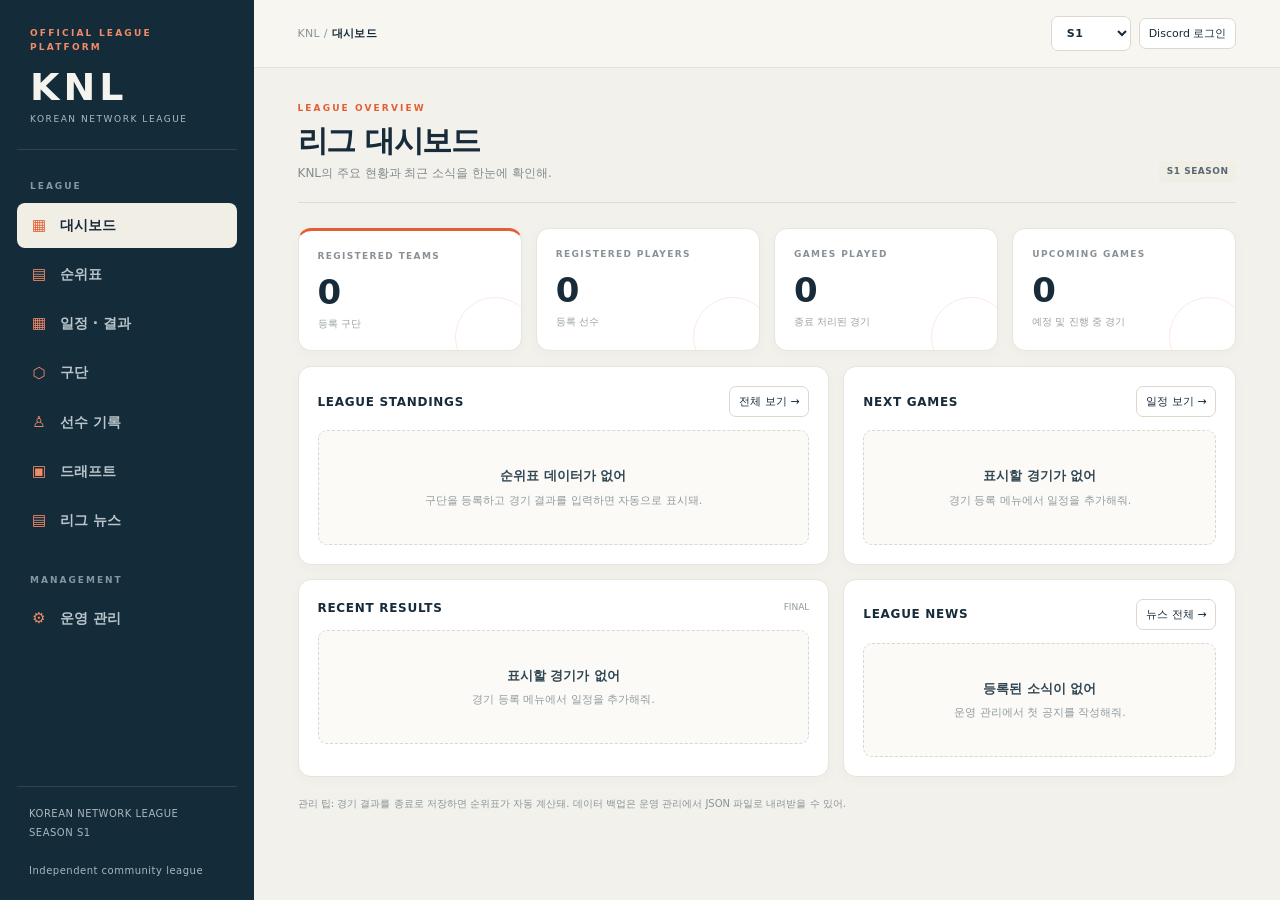
<file: index.html>
<!doctype html>
<html lang="ko">
<head>
<meta charset="utf-8"><meta name="viewport" content="width=device-width,initial-scale=1">
<meta name="theme-color" content="#101820">
<title>KNL | Korean Network League</title>
<style>#nav [data-page="admin"],#adminShortcut{display:none}:root{--bg:#f3f1eb;--panel:#fff;--panel2:#f7f5ef;--line:#e6e2d8;--muted:#78838c;--text:#172b3a;--accent:#e45e35;--green:#21835f;--red:#c34d4d;--blue:#3e75a8;--radius:13px}
*{box-sizing:border-box}html{scroll-behavior:smooth}body{margin:0;background:var(--bg);color:var(--text);font:14px/1.55 Inter,Pretendard,"Noto Sans KR",system-ui,sans-serif;-webkit-font-smoothing:antialiased}button,input,select,textarea{font:inherit}button{cursor:pointer}::selection{background:#f4c4b3;color:#172b3a}
.shell{min-height:100vh;display:grid;grid-template-columns:254px minmax(0,1fr)}
.sidebar{background:#142b3a;color:#f5f3ed;padding:27px 17px 20px;display:flex;flex-direction:column;gap:30px;position:sticky;top:0;height:100vh;overflow-y:auto;z-index:12}
.brand{padding:0 13px 22px;border-bottom:1px solid #ffffff1c}.brand-mark{font-size:9px;letter-spacing:2.2px;color:#f28b68;font-weight:850}.brand h1{font-size:38px;line-height:1;letter-spacing:4px;margin:13px 0 7px;font-weight:900}.brand p{color:#aebbc1;font-size:9px;letter-spacing:1.55px;margin:0}
.nav-label{font-size:9px;color:#8398a3;font-weight:850;letter-spacing:2px;padding:0 13px;margin:0 0 9px}.nav{display:grid;gap:4px}.nav button{border:0;background:transparent;color:#b9c5ca;text-align:left;padding:11px 13px;border-radius:8px;display:flex;align-items:center;gap:12px;font-weight:620;transition:background .18s,color .18s}.nav button:hover{background:#ffffff0d;color:#fff}.nav button.active{background:#f1eee6;color:#172b3a;font-weight:800;box-shadow:none}.nav .ico{width:18px;text-align:center;color:#f28b68;font-size:15px}.nav button.active .ico{color:var(--accent)}
.side-bottom{margin-top:auto;border-top:1px solid #ffffff1c;padding:17px 12px 0;color:#a9b8bf;font-size:10px;letter-spacing:.5px;line-height:1.9}.main{min-width:0}
.topbar{height:68px;border-bottom:1px solid var(--line);display:flex;align-items:center;justify-content:space-between;padding:0 clamp(18px,3.4vw,48px);background:#f8f7f2ed;backdrop-filter:blur(14px);position:sticky;top:0;z-index:8}.crumb{color:#8a9297;font-size:11px;letter-spacing:.3px}.crumb b{color:var(--text);font-weight:800}.top-actions{display:flex;gap:8px;align-items:center}
.season-select,.btn{background:#fff;border:1px solid #dcd8ce;color:var(--text);border-radius:7px;padding:9px 13px;transition:transform .15s,border-color .15s,background .15s}.season-select{font-size:11px;font-weight:800;letter-spacing:.7px;padding:9px 30px 9px 11px}.btn:hover{border-color:#a9aaa3;transform:translateY(-1px)}.btn.primary{background:var(--accent);border-color:var(--accent);color:#fff;font-weight:800}.btn.primary:hover{background:#c94e2a;border-color:#c94e2a}.btn.ghost{background:transparent}.btn.small{padding:6px 9px;font-size:11px}.btn.danger{color:var(--red)}
.content{max-width:1500px;margin:auto;padding:34px clamp(18px,3.4vw,48px) 65px}.page-head{display:flex;justify-content:space-between;align-items:flex-end;gap:20px;margin-bottom:25px;padding-bottom:19px;border-bottom:1px solid #dedbd2}.eyebrow{color:var(--accent);font-size:9px;font-weight:900;letter-spacing:2.1px}.page-head h2{font-size:30px;line-height:1.2;margin:7px 0 5px;letter-spacing:-1.1px;font-weight:850}.sub{color:#818a8e;margin:0;font-size:12px}.actions{display:flex;gap:8px;flex-wrap:wrap}
.grid{display:grid;gap:14px}.stats{grid-template-columns:repeat(4,minmax(0,1fr));margin-bottom:15px}.card{background:var(--panel);border:1px solid #e7e4dc;border-radius:var(--radius);padding:19px;min-width:0;box-shadow:0 3px 14px #283b4507}.stat-label{color:#899197;font-size:9px;font-weight:850;letter-spacing:1.35px}.stat-value{font-size:34px;line-height:1.1;font-weight:850;letter-spacing:-1.5px;margin:11px 0 4px;color:#172b3a}.stat-note{color:#9aa1a2;font-size:10px}.stats .card{position:relative;overflow:hidden}.stats .card:after{content:"";position:absolute;right:-14px;bottom:-27px;width:78px;height:78px;border:1px solid #e45e3524;border-radius:50%}.stats .card:first-child{border-top:3px solid var(--accent)}.two{grid-template-columns:1.15fr .85fr}
.section-title{display:flex;justify-content:space-between;align-items:center;gap:10px;margin-bottom:13px}.section-title h3{font-size:12px;margin:0;font-weight:850;letter-spacing:.7px}.section-title span{font-size:9px;color:#90999d}
.table-wrap{overflow:auto;max-width:100%;border-radius:8px}table{border-collapse:collapse;width:100%;white-space:nowrap;font-size:11px}th{text-align:right;color:#8a9498;font-size:9px;letter-spacing:1px;font-weight:850;padding:12px 10px;border-bottom:1px solid #e8e5dd;background:#faf9f5}td{text-align:right;padding:13px 10px;border-bottom:1px solid #f0eee8;color:#53616a}th:first-child,td:first-child{text-align:left}tr:last-child td{border-bottom:0}tbody tr:hover{background:#faf9f5}.team-cell{display:flex;align-items:center;gap:9px;font-weight:800;color:#203746}.team-badge{width:27px;height:27px;border-radius:7px;background:#edf0ed;display:grid;place-items:center;font-size:9px;color:var(--accent);font-weight:900;border:1px solid #e4e8e2}.rank{color:#a0a7a7;width:20px;display:inline-block;font-variant-numeric:tabular-nums}.positive{color:var(--green);font-weight:750}.negative{color:var(--red);font-weight:750}
.empty{padding:35px 18px;text-align:center;color:#929b9e;border:1px dashed #d8d8d0;border-radius:9px;background:#fbfaf7;font-size:11px}.empty b{display:block;color:#314653;margin-bottom:5px;font-size:13px}
.game-list{display:grid;gap:8px}.game{border:1px solid #e9e6de;border-radius:9px;padding:13px;background:#fff}.game-top{display:flex;justify-content:space-between;gap:8px;color:#929a9c;font-size:9px;margin-bottom:11px}.game-body{display:grid;grid-template-columns:minmax(0,1fr) auto minmax(0,1fr);align-items:center;gap:10px}.game-team{font-weight:800;font-size:11px;overflow-wrap:anywhere}.game-team:last-child{text-align:right}.score{font-size:17px;font-weight:900;letter-spacing:.4px;color:#172b3a;white-space:nowrap}.status{font-size:9px;color:var(--green);border:1px solid #d2e9df;padding:3px 7px;border-radius:4px;background:#f5fbf7;white-space:nowrap}.status.scheduled{color:var(--blue);border-color:#d7e4f0;background:#f5f9fd}
.news-item{padding:14px 0;border-bottom:1px solid #eeece5}.news-item:last-child{border:0}.news-item small{color:var(--accent);font-size:9px;letter-spacing:1.1px;font-weight:800}.news-item b{display:block;margin:4px 0;color:#263c49;font-size:13px}.news-item p{margin:0;color:#899295;font-size:11px;line-height:1.65}
.team-grid{grid-template-columns:repeat(2,minmax(0,1fr))}.team-card{display:flex;gap:14px;align-items:center}.team-logo{width:49px;height:49px;flex:0 0 49px;display:grid;place-items:center;border-radius:10px;background:#172f3e;color:#f28b68;font-size:14px;font-weight:900;letter-spacing:.5px}.team-card h3{margin:0;font-size:14px;color:#213946}.team-card p{margin:3px 0 0;color:#8b9598;font-size:10px}.team-meta{margin-left:auto;text-align:right;color:#899397;font-size:9px;white-space:nowrap}
.filters{display:flex;gap:8px;flex-wrap:wrap;margin-bottom:14px}.field{background:#fff;border:1px solid #dfddd5;border-radius:7px;padding:10px 11px;color:var(--text);min-width:0;font-size:12px}.field::placeholder{color:#a1a7a6}.field:focus{outline:2px solid #f2c3b3;outline-offset:1px;border-color:var(--accent)}.filters .field{min-width:150px}
.admin-banner{display:flex;justify-content:space-between;align-items:center;gap:12px;background:#172f3e;color:#fff;border:0;padding:17px 19px;border-radius:10px;margin-bottom:16px}.admin-banner p{margin:3px 0 0;color:#b6c2c6;font-size:11px}.admin-tools{display:grid;grid-template-columns:repeat(3,minmax(0,1fr));gap:11px}.tool{border:1px solid #e5e2da;background:#fff;border-radius:10px;padding:16px;text-align:left;color:var(--text);transition:transform .16s,border-color .16s,box-shadow .16s}.tool:hover{border-color:#e9a18a;transform:translateY(-2px);box-shadow:0 7px 18px #253b450d}.tool strong{display:block;margin:7px 0 4px;font-size:13px}.tool span{font-size:10px;color:#8c9699}
.modal-backdrop{position:fixed;inset:0;background:#142b3acc;backdrop-filter:blur(3px);z-index:20;display:none;align-items:center;justify-content:center;padding:16px}.modal-backdrop.open{display:flex}.modal{width:min(560px,100%);max-height:90vh;overflow:auto;background:#fbfaf6;border:1px solid #e5e1d7;border-radius:13px;padding:23px;box-shadow:0 25px 80px #142b3a44}.modal h3{margin:0 0 17px;font-size:18px}.form-grid{display:grid;grid-template-columns:1fr 1fr;gap:13px}.form-row{display:grid;gap:6px}.form-row.full{grid-column:1/-1}.form-row label{font-size:10px;color:#77848a;font-weight:750}.form-row input,.form-row select,.form-row textarea{width:100%}.modal-actions{display:flex;justify-content:flex-end;gap:8px;margin-top:19px}
.toast{position:fixed;bottom:22px;right:22px;background:#172f3e;color:#fff;border:1px solid #345363;padding:12px 16px;border-radius:8px;z-index:30;display:none;box-shadow:0 8px 30px #172f3e25;font-size:12px}.toast.show{display:block}.mobile-menu{display:none}.muted{color:#8c9699}.pill{font-size:9px;padding:4px 8px;border-radius:4px;background:#f1eee6;color:#586873;font-weight:800;letter-spacing:.5px}.footer-note{font-size:10px;color:#899397;margin-top:18px;line-height:1.8}
@media(max-width:1050px){.shell{grid-template-columns:220px minmax(0,1fr)}.sidebar{padding-left:13px;padding-right:13px}.content{padding-left:23px;padding-right:23px}.stats{grid-template-columns:repeat(2,minmax(0,1fr))}.two{grid-template-columns:1fr}}
@media(max-width:760px){.shell{display:block}.sidebar{position:fixed;left:-275px;top:0;bottom:0;width:260px;height:100dvh;transition:left .22s ease;box-shadow:none}.sidebar.open{left:0;box-shadow:16px 0 50px #142b3a30}.mobile-menu{display:inline-flex;align-items:center;justify-content:center;width:36px;height:36px;padding:0;font-size:17px}.topbar{height:60px;padding:0 15px}.content{padding:24px 15px 48px}.page-head{align-items:flex-start;flex-direction:column;gap:13px;margin-bottom:18px;padding-bottom:16px}.page-head h2{font-size:26px}.page-head .actions{width:100%}.page-head .actions .btn{flex:0 0 auto}.team-grid{grid-template-columns:1fr}.admin-tools{grid-template-columns:repeat(2,minmax(0,1fr))}.card{padding:15px}}
@media(max-width:480px){.crumb{font-size:10px}.top-actions{gap:5px}.season-select{max-width:86px;padding:8px 4px;font-size:10px}#adminShortcut{font-size:10px;padding:8px}.stats{gap:8px}.stat-value{font-size:28px}.stat-label{font-size:8px;letter-spacing:.8px}.stat-note{font-size:9px}.card{padding:13px}.admin-tools{grid-template-columns:1fr}.form-grid{grid-template-columns:1fr}.form-row.full{grid-column:auto}.modal{padding:18px}.game-body{gap:6px}.game-team{font-size:10px}.score{font-size:15px}.team-card{gap:10px}.team-meta{font-size:8px}.filters .field{min-width:0;flex:1 1 130px;width:100%}}
@media(prefers-reduced-motion:reduce){*,*::before,*::after{scroll-behavior:auto!important;transition:none!important}}</style>
</head>
<body>
<div class="shell">
<aside class="sidebar" id="sidebar">
 <div class="brand"><div class="brand-mark">OFFICIAL LEAGUE PLATFORM</div><h1>KNL</h1><p>KOREAN NETWORK LEAGUE</p></div>
 <div><div class="nav-label">LEAGUE</div><nav class="nav" id="nav">
 <button data-page="dashboard" class="active"><span class="ico">▦</span>대시보드</button>
 <button data-page="standings"><span class="ico">▤</span>순위표</button>
 <button data-page="schedule"><span class="ico">▦</span>일정 · 결과</button>
 <button data-page="teams"><span class="ico">⬡</span>구단</button>
 <button data-page="players"><span class="ico">♙</span>선수 기록</button>
 <button data-page="draft"><span class="ico">▣</span>드래프트</button>
 <button data-page="news"><span class="ico">▤</span>리그 뉴스</button>
 </nav></div>
 <div><div class="nav-label">MANAGEMENT</div><nav class="nav"><button data-page="admin"><span class="ico">⚙</span>운영 관리</button></nav></div>
 <div class="side-bottom">KOREAN NETWORK LEAGUE<br><span id="sideSeason">SEASON 1</span><br><br>Independent community league</div>
</aside>
<main class="main">
 <header class="topbar"><div style="display:flex;align-items:center;gap:12px"><button class="btn mobile-menu" id="menuBtn">☰</button><div class="crumb">KNL <span class="muted">/</span> <b id="crumb">대시보드</b></div></div><div class="top-actions"><select class="season-select" id="seasonSelect" aria-label="시즌 선택"></select><button class="btn ghost" id="adminShortcut">⚙ 관리</button></div></header>
 <div class="content" id="app"></div>
</main>
</div>
<div class="modal-backdrop" id="modalBackdrop"><section class="modal"><h3 id="modalTitle">항목 추가</h3><form id="modalForm"><div class="form-grid" id="modalFields"></div><div class="modal-actions"><button type="button" class="btn ghost" id="modalCancel">취소</button><button class="btn primary" type="submit">저장</button></div></form></section></div>
<div class="toast" id="toast"></div>
<script defer src="config.js"></script>
<script defer src="knl-auth.js"></script>
<script>
const KEY='knl_league_manager_v1';
const starter={leagueName:'Korean Network League',season:'S1',seasons:['S1','S2','S3','S4','S5'],teams:[],players:[],games:[],news:[],draft:[],updatedAt:null};
let db=load(),page='dashboard',modalSave=null;
function load(){try{const x=JSON.parse(localStorage.getItem(KEY));return x?{...starter,...x}:structuredClone(starter)}catch{return structuredClone(starter)}}
function save(){db.updatedAt=new Date().toISOString();localStorage.setItem(KEY,JSON.stringify(db));render();toast('변경 사항을 이 브라우저에 저장했어.')}
function esc(s){return String(s??'').replace(/[&<>"']/g,c=>({'&':'&amp;','<':'&lt;','>':'&gt;','"':'&quot;',"'":'&#39;'}[c]))}
function id(){return 'k'+Date.now().toString(36)+Math.random().toString(36).slice(2,6)}
function toast(s){const t=document.getElementById('toast');t.textContent=s;t.classList.add('show');setTimeout(()=>t.classList.remove('show'),2500)}
function teamName(v){return db.teams.find(t=>t.id===v)?.name||'미정'}
function gamesFinal(){return db.games.filter(g=>g.status==='종료'&&g.homeScore!==''&&g.awayScore!=='')}
function standings(){return db.teams.map(t=>{let w=0,l=0,d=0,rs=0,ra=0;gamesFinal().forEach(g=>{if(g.homeId===t.id){rs+=+g.homeScore;ra+=+g.awayScore;if(+g.homeScore>+g.awayScore)w++;else if(+g.homeScore<+g.awayScore)l++;else d++}if(g.awayId===t.id){rs+=+g.awayScore;ra+=+g.homeScore;if(+g.awayScore>+g.homeScore)w++;else if(+g.awayScore<+g.homeScore)l++;else d++}});let gp=w+l+d;return {...t,w,l,d,gp,rs,ra,rd:rs-ra,pct:gp?(w+d*.5)/gp:0}}).sort((a,b)=>b.pct-a.pct||b.rd-a.rd||b.rs-a.rs)}
function pct(n){return n.toFixed(3).replace(/^0/,'')}
function dateText(s){if(!s)return '날짜 미정';const d=new Date(s+'T00:00:00');return isNaN(d)?s:d.toLocaleDateString('ko-KR',{year:'numeric',month:'short',day:'numeric'})}
function pageHead(k,title,desc,actions=''){return '<div class="page-head"><div><div class="eyebrow">'+k+'</div><h2>'+title+'</h2><p class="sub">'+desc+'</p></div><div class="actions">'+actions+'</div></div>'}
function btn(label,act,primary=false){return '<button class="btn '+(primary?'primary':'')+'" data-action="'+act+'">'+label+'</button>'}
function empty(title,desc){return '<div class="empty"><b>'+title+'</b>'+desc+'</div>'}
function render(){if(page==='admin'&&!(window.KNLAccess&&(window.KNLAccess.isOwner||window.KNLAccess.approved)))page='dashboard';document.getElementById('seasonSelect').innerHTML=db.seasons.map(s=>'<option '+(s===db.season?'selected':'')+'>'+esc(s)+'</option>').join('');document.getElementById('sideSeason').textContent='SEASON '+db.season;const names={dashboard:'대시보드',standings:'순위표',schedule:'일정 · 결과',teams:'구단',players:'선수 기록',draft:'드래프트',news:'리그 뉴스',admin:'운영 관리'};document.getElementById('crumb').textContent=names[page];document.querySelectorAll('[data-page]').forEach(b=>b.classList.toggle('active',b.dataset.page===page));document.getElementById('app').innerHTML=views[page]();document.getElementById('sidebar').classList.remove('open')}
const views={
dashboard(){const s=standings(),gf=gamesFinal(),next=db.games.filter(g=>g.status!=='종료').sort((a,b)=>(a.date||'').localeCompare(b.date||''));return pageHead('LEAGUE OVERVIEW','리그 대시보드','KNL의 주요 현황과 최근 소식을 한눈에 확인해.','<span class="pill">'+esc(db.season)+' SEASON</span>')+'<div class="grid stats"><div class="card"><div class="stat-label">REGISTERED TEAMS</div><div class="stat-value">'+db.teams.length+'</div><div class="stat-note">등록 구단</div></div><div class="card"><div class="stat-label">REGISTERED PLAYERS</div><div class="stat-value">'+db.players.length+'</div><div class="stat-note">등록 선수</div></div><div class="card"><div class="stat-label">GAMES PLAYED</div><div class="stat-value">'+gf.length+'</div><div class="stat-note">종료 처리된 경기</div></div><div class="card"><div class="stat-label">UPCOMING GAMES</div><div class="stat-value">'+next.length+'</div><div class="stat-note">예정 및 진행 중 경기</div></div></div><div class="grid two"><section class="card"><div class="section-title"><h3>LEAGUE STANDINGS</h3><button class="btn small" data-page="standings">전체 보기 →</button></div>'+standingsTable(s.slice(0,5))+'</section><section class="card"><div class="section-title"><h3>NEXT GAMES</h3><button class="btn small" data-page="schedule">일정 보기 →</button></div>'+gameList(next.slice(0,3))+'</section><section class="card"><div class="section-title"><h3>RECENT RESULTS</h3><span>FINAL</span></div>'+gameList(gf.slice(-3).reverse())+'</section><section class="card"><div class="section-title"><h3>LEAGUE NEWS</h3><button class="btn small" data-page="news">뉴스 전체 →</button></div>'+newsList(db.news.slice(0,3))+'</section></div><p class="footer-note">관리 팁: 경기 결과를 종료로 저장하면 순위표가 자동 계산돼. 데이터 백업은 운영 관리에서 JSON 파일로 내려받을 수 있어.</p>'},
standings(){return pageHead('LEAGUE TABLE','순위표','종료된 경기 결과를 바탕으로 승률과 득실을 자동 계산해.',btn('＋ 구단 추가','add-team',true))+'<section class="card"><div class="section-title"><h3>'+esc(db.season)+' REGULAR SEASON</h3><span>승률 → 득실차 → 득점 순 정렬</span></div>'+standingsTable(standings(),true)+'</section><p class="footer-note">무승부는 승률 계산에서 0.5승으로 반영해. 경기 결과가 수정되면 순위도 자동으로 다시 계산돼.</p>'},
schedule(){let games=[...db.games].sort((a,b)=>(a.date||'').localeCompare(b.date||''));return pageHead('GAME CENTER','일정 · 결과','경기 일정을 등록하고 스코어를 입력하면 순위표에 자동 반영돼.',btn('＋ 경기 등록','add-game',true))+'<div class="card"><div class="filters"><input class="field" id="gameSearch" placeholder="구단명 검색"><select class="field" id="gameFilter"><option value="all">전체 경기</option><option>예정</option><option>종료</option><option>진행 중</option></select></div><div id="gamesTable">'+gamesTable(games)+'</div></div>'},
teams(){return pageHead('FRANCHISES','구단','구단명과 감독 정보를 관리해.',btn('＋ 구단 등록','add-team',true))+(db.teams.length?'<div class="grid team-grid">'+db.teams.map(t=>'<article class="card team-card"><div class="team-logo">'+esc(t.abbr||t.name.slice(0,2))+'</div><div><h3>'+esc(t.name)+'</h3><p>MANAGER · '+esc(t.manager||'미정')+'</p><p>'+esc(t.description||'등록된 구단 정보')+'</p></div><div class="team-meta">'+db.players.filter(p=>p.teamId===t.id).length+' PLAYERS<br><button class="btn small" data-action="edit-team" data-id="'+t.id+'">수정</button> <button class="btn small danger" data-action="delete-team" data-id="'+t.id+'">삭제</button></div></article>').join('')+'</div>':empty('등록된 구단이 없어','운영 관리에서 첫 구단을 등록해줘.'))},
players(){return pageHead('PLAYER DATABASE','선수 기록','선수 명단과 개인 성적을 한곳에서 관리해.',btn('＋ 선수 등록','add-player',true))+'<div class="card"><div class="filters"><input class="field" id="playerSearch" placeholder="선수 이름 검색"><select class="field" id="playerTeam"><option value="all">전체 구단</option>'+db.teams.map(t=>'<option value="'+t.id+'">'+esc(t.name)+'</option>').join('')+'</select></div><div id="playersTable">'+playersTable(db.players)+'</div></div>'},
draft(){return pageHead('ROOKIE DRAFT','드래프트 센터','드래프트 후보와 지명 결과를 기록해. 실제 자동 지명 기능이 아닌 운영 기록 관리 도구야.',btn('＋ 후보 등록','add-draft',true))+'<div class="card"><div class="section-title"><h3>DRAFT POOL & PICK LOG</h3><span>'+db.draft.length+' RECORDS</span></div>'+draftTable()+'</div><p class="footer-note">드래프트 진행 순서와 지명은 운영진이 확정한 뒤 기록해줘. 선수 등록과 구단 배정은 선수 관리 메뉴에서 별도로 수정할 수 있어.</p>'},
news(){return pageHead('OFFICIAL NEWS','리그 뉴스','개막 소식, 공지, MVP 발표 등 KNL의 공식 소식을 관리해.',btn('＋ 뉴스 작성','add-news',true))+'<div class="card">'+(db.news.length?newsList(db.news,true):empty('등록된 뉴스가 없어','첫 번째 리그 소식을 작성해줘.'))+'</div>'},
admin(){return pageHead('LEAGUE OFFICE','운영 관리','짧은 시간에도 관리할 수 있도록 자주 쓰는 작업을 모았어.','<span class="pill">LOCAL ADMIN</span>')+'<div class="admin-banner"><div><b>간편 운영 모드</b><p>경기 결과 입력 → 순위 자동 계산 → 백업 파일 저장 순서로 관리하면 돼.</p></div><span class="pill">READY</span></div><div class="admin-tools"><button class="tool" data-action="add-game"><span>GAME MANAGEMENT</span><strong>＋ 경기 등록 / 결과 입력</strong><span>일정, 스코어, 경기 상태 관리</span></button><button class="tool" data-action="add-player"><span>PLAYER MANAGEMENT</span><strong>＋ 선수 등록</strong><span>선수와 소속 구단 관리</span></button><button class="tool" data-action="add-team"><span>FRANCHISE MANAGEMENT</span><strong>＋ 구단 등록</strong><span>구단 및 감독 정보 관리</span></button><button class="tool" data-action="add-news"><span>NEWS MANAGEMENT</span><strong>＋ 공지 / 뉴스 작성</strong><span>리그 소식 게시</span></button><button class="tool" data-action="add-draft"><span>DRAFT MANAGEMENT</span><strong>＋ 드래프트 후보 / 지명</strong><span>드래프트 기록 정리</span></button><button class="tool" data-action="season"><span>SEASON SETTINGS</span><strong>시즌 관리</strong><span>시즌 추가 및 현재 시즌 변경</span></button><button class="tool" data-action="export"><span>DATA BACKUP</span><strong>↓ 데이터 백업</strong><span>모든 리그 데이터를 JSON으로 저장</span></button><button class="tool" data-action="import"><span>DATA RESTORE</span><strong>↑ 데이터 복원</strong><span>이전에 저장한 JSON 파일 불러오기</span></button><button class="tool" data-action="reset"><span>DATA MANAGEMENT</span><strong>초기화</strong><span>주의: 현재 브라우저 데이터 삭제</span></button></div><div class="card" style="margin-top:15px"><div class="section-title"><h3>운영 현황</h3><span>THIS BROWSER</span></div><div class="grid stats"><div><div class="stat-label">TEAMS</div><div class="stat-value">'+db.teams.length+'</div></div><div><div class="stat-label">PLAYERS</div><div class="stat-value">'+db.players.length+'</div></div><div><div class="stat-label">GAMES</div><div class="stat-value">'+db.games.length+'</div></div><div><div class="stat-label">NEWS</div><div class="stat-value">'+db.news.length+'</div></div></div><p class="footer-note">중요: 현재 버전은 서버나 데이터베이스 없이 브라우저 저장공간(localStorage)을 사용해. 이 브라우저에서만 수정 내용이 보이며 다른 참가자에게 자동 공유되지 않아. 여러 운영진이 함께 관리하거나 모든 방문자에게 실시간 공개하려면 이후 Firebase/Supabase 같은 공유 데이터베이스 연결이 필요해. 브라우저 데이터 삭제 전에 반드시 백업해줘.</p></div>'}
};
function standingsTable(rows,manage=false){if(!rows.length)return empty('순위표 데이터가 없어','구단을 등록하고 경기 결과를 입력하면 자동으로 표시돼.');return '<div class="table-wrap"><table><thead><tr><th>#</th><th>TEAM</th><th>G</th><th>W</th><th>L</th><th>T</th><th>PCT</th><th>GB</th><th>RS</th><th>RA</th><th>RD</th></tr></thead><tbody>'+rows.map((t,i)=>{let leader=rows[0],gb=((leader.w-t.w)+(t.l-leader.l))/2;return '<tr><td><span class="rank">'+(i+1)+'</span></td><td><div class="team-cell"><span class="team-badge">'+esc(t.abbr||t.name.slice(0,2))+'</span>'+esc(t.name)+'</div></td><td>'+t.gp+'</td><td>'+t.w+'</td><td>'+t.l+'</td><td>'+t.d+'</td><td>'+pct(t.pct)+'</td><td>'+(i===0?'-':gb.toFixed(1))+'</td><td>'+t.rs+'</td><td>'+t.ra+'</td><td class="'+(t.rd>=0?'positive':'negative')+'">'+(t.rd>0?'+':'')+t.rd+'</td></tr>'}).join('')+'</tbody></table></div>'}
function gameList(list){if(!list.length)return empty('표시할 경기가 없어','경기 등록 메뉴에서 일정을 추가해줘.');return '<div class="game-list">'+list.map(g=>'<div class="game"><div class="game-top"><span>'+dateText(g.date)+' · '+esc(g.venue||'장소 미정')+'</span><span class="status '+(g.status==='종료'?'':'scheduled')+'">'+esc(g.status)+'</span></div><div class="game-body"><div class="game-team">'+esc(teamName(g.awayId))+'</div><div class="score">'+(g.status==='종료'?g.awayScore+' : '+g.homeScore:'VS')+'</div><div class="game-team">'+esc(teamName(g.homeId))+'</div></div></div>').join('')+'</div>'}
function gamesTable(list){if(!list.length)return empty('등록된 경기가 없어','경기 등록 버튼으로 일정을 추가해줘.');return '<div class="table-wrap"><table><thead><tr><th>DATE</th><th>AWAY</th><th>SCORE</th><th>HOME</th><th>STATUS</th><th>관리</th></tr></thead><tbody>'+list.map(g=>'<tr><td>'+dateText(g.date)+'</td><td>'+esc(teamName(g.awayId))+'</td><td>'+(g.awayScore===''?'—':g.awayScore)+' : '+(g.homeScore===''?'—':g.homeScore)+'</td><td>'+esc(teamName(g.homeId))+'</td><td><span class="pill">'+esc(g.status)+'</span></td><td><button class="btn small" data-action="edit-game" data-id="'+g.id+'">수정</button> <button class="btn small danger" data-action="delete-game" data-id="'+g.id+'">삭제</button></td></tr>').join('')+'</tbody></table></div>'}
function playersTable(list){if(!list.length)return empty('등록된 선수가 없어','선수 등록 버튼으로 명단을 추가해줘.');return '<div class="table-wrap"><table><thead><tr><th>PLAYER</th><th>TEAM</th><th>POS</th><th>AVG</th><th>HR</th><th>RBI</th><th>ERA</th><th>관리</th></tr></thead><tbody>'+list.map(p=>'<tr><td style="text-align:left;font-weight:750">'+esc(p.name)+'</td><td>'+esc(teamName(p.teamId))+'</td><td>'+esc(p.position||'—')+'</td><td>'+esc(p.avg||'—')+'</td><td>'+esc(p.hr||'—')+'</td><td>'+esc(p.rbi||'—')+'</td><td>'+esc(p.era||'—')+'</td><td><button class="btn small" data-action="edit-player" data-id="'+p.id+'">수정</button> <button class="btn small danger" data-action="delete-player" data-id="'+p.id+'">삭제</button></td></tr>').join('')+'</tbody></table></div>'}
function newsList(list,manage=false){if(!list.length)return empty('등록된 소식이 없어','운영 관리에서 첫 공지를 작성해줘.');return list.map(n=>'<article class="news-item"><small>'+esc(n.category||'OFFICIAL')+' · '+dateText(n.date)+'</small><b>'+esc(n.title)+'</b><p>'+esc(n.body)+'</p>'+(manage?'<div style="margin-top:8px"><button class="btn small" data-action="edit-news" data-id="'+n.id+'">수정</button> <button class="btn small danger" data-action="delete-news" data-id="'+n.id+'">삭제</button></div>':'')+'</article>').join('')}
function draftTable(){if(!db.draft.length)return empty('드래프트 기록이 없어','후보 등록 버튼을 눌러 선수를 추가해줘.');return '<div class="table-wrap"><table><thead><tr><th>ROUND</th><th>PICK</th><th>PLAYER</th><th>TEAM</th><th>STATUS</th><th>관리</th></tr></thead><tbody>'+db.draft.map(d=>'<tr><td>'+esc(d.round)+'</td><td>'+esc(d.pick)+'</td><td>'+esc(d.name)+'</td><td>'+esc(d.team||'미지명')+'</td><td>'+esc(d.status)+'</td><td><button class="btn small" data-action="edit-draft" data-id="'+d.id+'">수정</button> <button class="btn small danger" data-action="delete-draft" data-id="'+d.id+'">삭제</button></td></tr>').join('')+'</tbody></table></div>'}
const fields={
team:[['name','구단명','text',true],['abbr','약칭','text'],['manager','감독','text'],['description','구단 소개','text']],
player:[['name','선수명','text',true],['teamId','소속 구단','team'],['position','포지션','text'],['avg','타율','text'],['hr','홈런','number'],['rbi','타점','number'],['era','평균자책점','text']],
game:[['date','경기 날짜','date',true],['awayId','원정팀','team',true],['homeId','홈팀','team',true],['awayScore','원정팀 점수','number'],['homeScore','홈팀 점수','number'],['status','경기 상태','status',true],['venue','구장 / 메모','text']],
news:[['title','제목','text',true],['category','분류','text'],['date','게시일','date'],['body','내용','textarea',true]],
draft:[['round','라운드','number',true],['pick','지명 순번','number',true],['name','선수명','text',true],['team','지명 구단','text'],['status','상태','draftstatus']]
};
function openModal(type,item){const map={team:'구단',player:'선수',game:'경기',news:'뉴스',draft:'드래프트'};document.getElementById('modalTitle').textContent=(item?'수정':'등록')+' · '+map[type];const box=document.getElementById('modalFields');box.innerHTML=fields[type].map(([key,label,kind,required])=>{let val=item?.[key]??(key==='date'?new Date().toISOString().slice(0,10):key==='status'?'예정':key==='category'?'OFFICIAL':key==='round'?1:key==='pick'?1:'');let input='';if(kind==='team')input='<select class="field" name="'+key+'"><option value="">미정</option>'+db.teams.map(t=>'<option value="'+t.id+'" '+(val===t.id?'selected':'')+'>'+esc(t.name)+'</option>').join('')+'</select>';else if(kind==='status')input='<select class="field" name="'+key+'">'+['예정','진행 중','종료'].map(v=>'<option '+(val===v?'selected':'')+'>'+v+'</option>').join('')+'</select>';else if(kind==='draftstatus')input='<select class="field" name="'+key+'">'+['대기','지명 완료','참가 취소'].map(v=>'<option '+(val===v?'selected':'')+'>'+v+'</option>').join('')+'</select>';else if(kind==='textarea')input='<textarea class="field" name="'+key+'" rows="4">'+esc(val)+'</textarea>';else input='<input class="field" name="'+key+'" type="'+kind+'" value="'+esc(val)+'" '+(required?'required':'')+'>';return '<div class="form-row '+(kind==='textarea'?'full':'')+'"><label>'+label+(required?' *':'')+'</label>'+input+'</div>'}).join('');document.getElementById('modalBackdrop').classList.add('open');modalSave=values=>{if(type==='game'&&values.homeId===values.awayId)throw Error('홈팀과 원정팀은 달라야 해.');if(type==='game'&&values.status==='종료'&&(values.homeScore===''||values.awayScore===''))throw Error('종료 경기에는 양 팀 점수를 입력해줘.');if(type==='game'&&values.homeScore!==''&&+values.homeScore<0||type==='game'&&values.awayScore!==''&&+values.awayScore<0)throw Error('점수는 0 이상이어야 해.');const arr=db[type==='team'?'teams':type==='player'?'players':type==='game'?'games':type==='news'?'news':'draft'];if(item)Object.assign(item,values);else arr.push({id:id(),...values});document.getElementById('modalBackdrop').classList.remove('open');save()}}
function closeModal(){document.getElementById('modalBackdrop').classList.remove('open');modalSave=null}
function exportData(){const blob=new Blob([JSON.stringify(db,null,2)],{type:'application/json'});const a=document.createElement('a');a.href=URL.createObjectURL(blob);a.download='KNL-backup-'+db.season+'-'+new Date().toISOString().slice(0,10)+'.json';a.click();URL.revokeObjectURL(a.href);toast('백업 파일을 다운로드했어.')}
function importData(){const input=document.createElement('input');input.type='file';input.accept='.json,application/json';input.onchange=()=>{const f=input.files[0];if(!f)return;const r=new FileReader();r.onload=()=>{try{const x=JSON.parse(r.result);if(!Array.isArray(x.teams)||!Array.isArray(x.players)||!Array.isArray(x.games))throw Error();if(!confirm('현재 브라우저 데이터를 가져온 파일의 내용으로 교체할까?'))return;db={...starter,...x};save()}catch{alert('올바른 KNL 백업 파일이 아니야.')}};r.readAsText(f)};input.click()}
function action(a,idv){const type=a.split('-').pop(),map={team:'teams',player:'players',game:'games',news:'news',draft:'draft'};if(a.startsWith('add-')){if(type==='player'&&!db.teams.length)return toast('먼저 구단을 등록해줘.');if(type==='game'&&db.teams.length<2)return toast('경기를 등록하려면 구단이 2개 이상 필요해.');openModal(type);return}if(a.startsWith('edit-')){const t=type==='team'?'teams':type==='player'?'players':type==='game'?'games':type==='news'?'news':'draft';const item=db[t].find(x=>x.id===idv);if(item)openModal(type,item);return}if(a.startsWith('delete-')){const t=type==='team'?'teams':type==='player'?'players':type==='game'?'games':type==='news'?'news':'draft';if(!confirm('이 항목을 삭제할까?'))return;db[t]=db[t].filter(x=>x.id!==idv);if(type==='team'){db.players=db.players.filter(p=>p.teamId!==idv);db.games=db.games.filter(g=>g.homeId!==idv&&g.awayId!==idv)}save();return}if(a==='export')return exportData();if(a==='import')return importData();if(a==='season'){const name=prompt('추가하거나 전환할 시즌명을 입력해줘. 예: S6',db.season);if(!name)return;const s=name.trim().toUpperCase();if(!db.seasons.includes(s))db.seasons.push(s);db.season=s;save();return}if(a==='reset'){if(confirm('정말 초기화할까? 먼저 백업했는지 확인해줘.')&&confirm('되돌릴 수 없어. 다시 한 번 확인할까?')){localStorage.removeItem(KEY);db=structuredClone(starter);save()}return}}
document.addEventListener('click',e=>{const nav=e.target.closest('[data-page]');if(nav){page=nav.dataset.page;render();return}const act=e.target.closest('[data-action]');if(act){action(act.dataset.action,act.dataset.id);return}});
document.getElementById('nav').addEventListener('click',e=>{const b=e.target.closest('[data-page]');if(b){page=b.dataset.page;render()}});
document.getElementById('seasonSelect').addEventListener('change',e=>{db.season=e.target.value;save()});
document.getElementById('adminShortcut').onclick=()=>{page='admin';render()};
document.getElementById('menuBtn').onclick=()=>document.getElementById('sidebar').classList.toggle('open');
document.addEventListener('click',e=>{if(window.innerWidth<=760&&document.getElementById('sidebar').classList.contains('open')&&!e.target.closest('#sidebar')&&!e.target.closest('#menuBtn'))document.getElementById('sidebar').classList.remove('open')});
document.getElementById('modalCancel').onclick=closeModal;
document.getElementById('modalBackdrop').addEventListener('click',e=>{if(e.target.id==='modalBackdrop')closeModal()});
document.getElementById('modalForm').onsubmit=e=>{e.preventDefault();if(!modalSave)return;const data=Object.fromEntries(new FormData(e.target).entries());try{modalSave(data)}catch(err){alert(err.message)}};
document.getElementById('app').addEventListener('input',e=>{const t=e.target;if(t.id==='gameSearch'){const q=t.value.toLowerCase();const f=document.getElementById('gameFilter')?.value||'all';const rows=db.games.filter(g=>(teamName(g.homeId)+' '+teamName(g.awayId)).toLowerCase().includes(q)&&(f==='all'||g.status===f)).sort((a,b)=>(a.date||'').localeCompare(b.date||''));document.getElementById('gamesTable').innerHTML=gamesTable(rows)}else if(t.id==='playerSearch'){const q=t.value.toLowerCase();const f=document.getElementById('playerTeam')?.value||'all';const rows=db.players.filter(p=>p.name.toLowerCase().includes(q)&&(f==='all'||p.teamId===f));document.getElementById('playersTable').innerHTML=playersTable(rows)}});
document.getElementById('app').addEventListener('change',e=>{const t=e.target;if(t.id==='gameFilter'){const q=document.getElementById('gameSearch')?.value.toLowerCase()||'';const rows=db.games.filter(g=>(t.value==='all'||g.status===t.value)&&(teamName(g.homeId)+' '+teamName(g.awayId)).toLowerCase().includes(q)).sort((a,b)=>(a.date||'').localeCompare(b.date||''));document.getElementById('gamesTable').innerHTML=gamesTable(rows)}else if(t.id==='playerTeam'){const q=document.getElementById('playerSearch')?.value.toLowerCase()||'';const rows=db.players.filter(p=>p.name.toLowerCase().includes(q)&&(t.value==='all'||p.teamId===t.value));document.getElementById('playersTable').innerHTML=playersTable(rows)}});
render();
</script>
</body></html>
</file>
